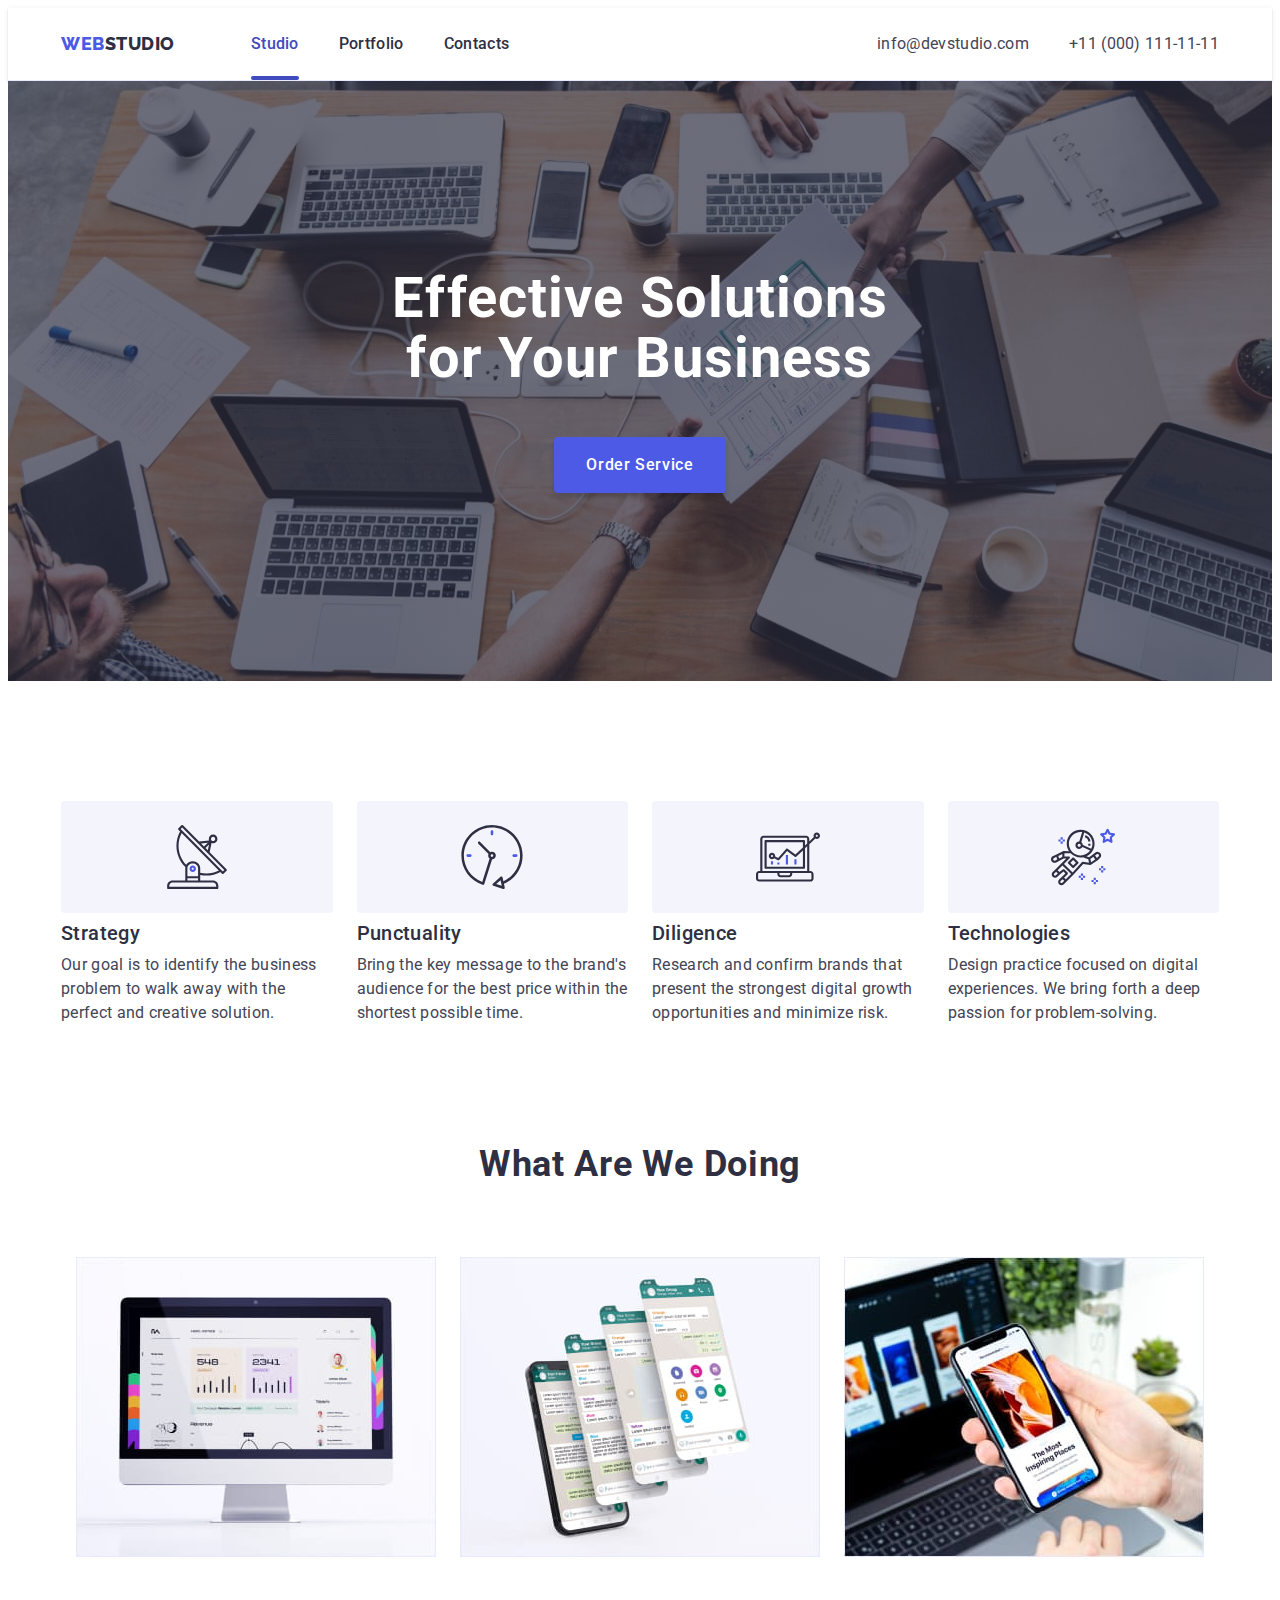
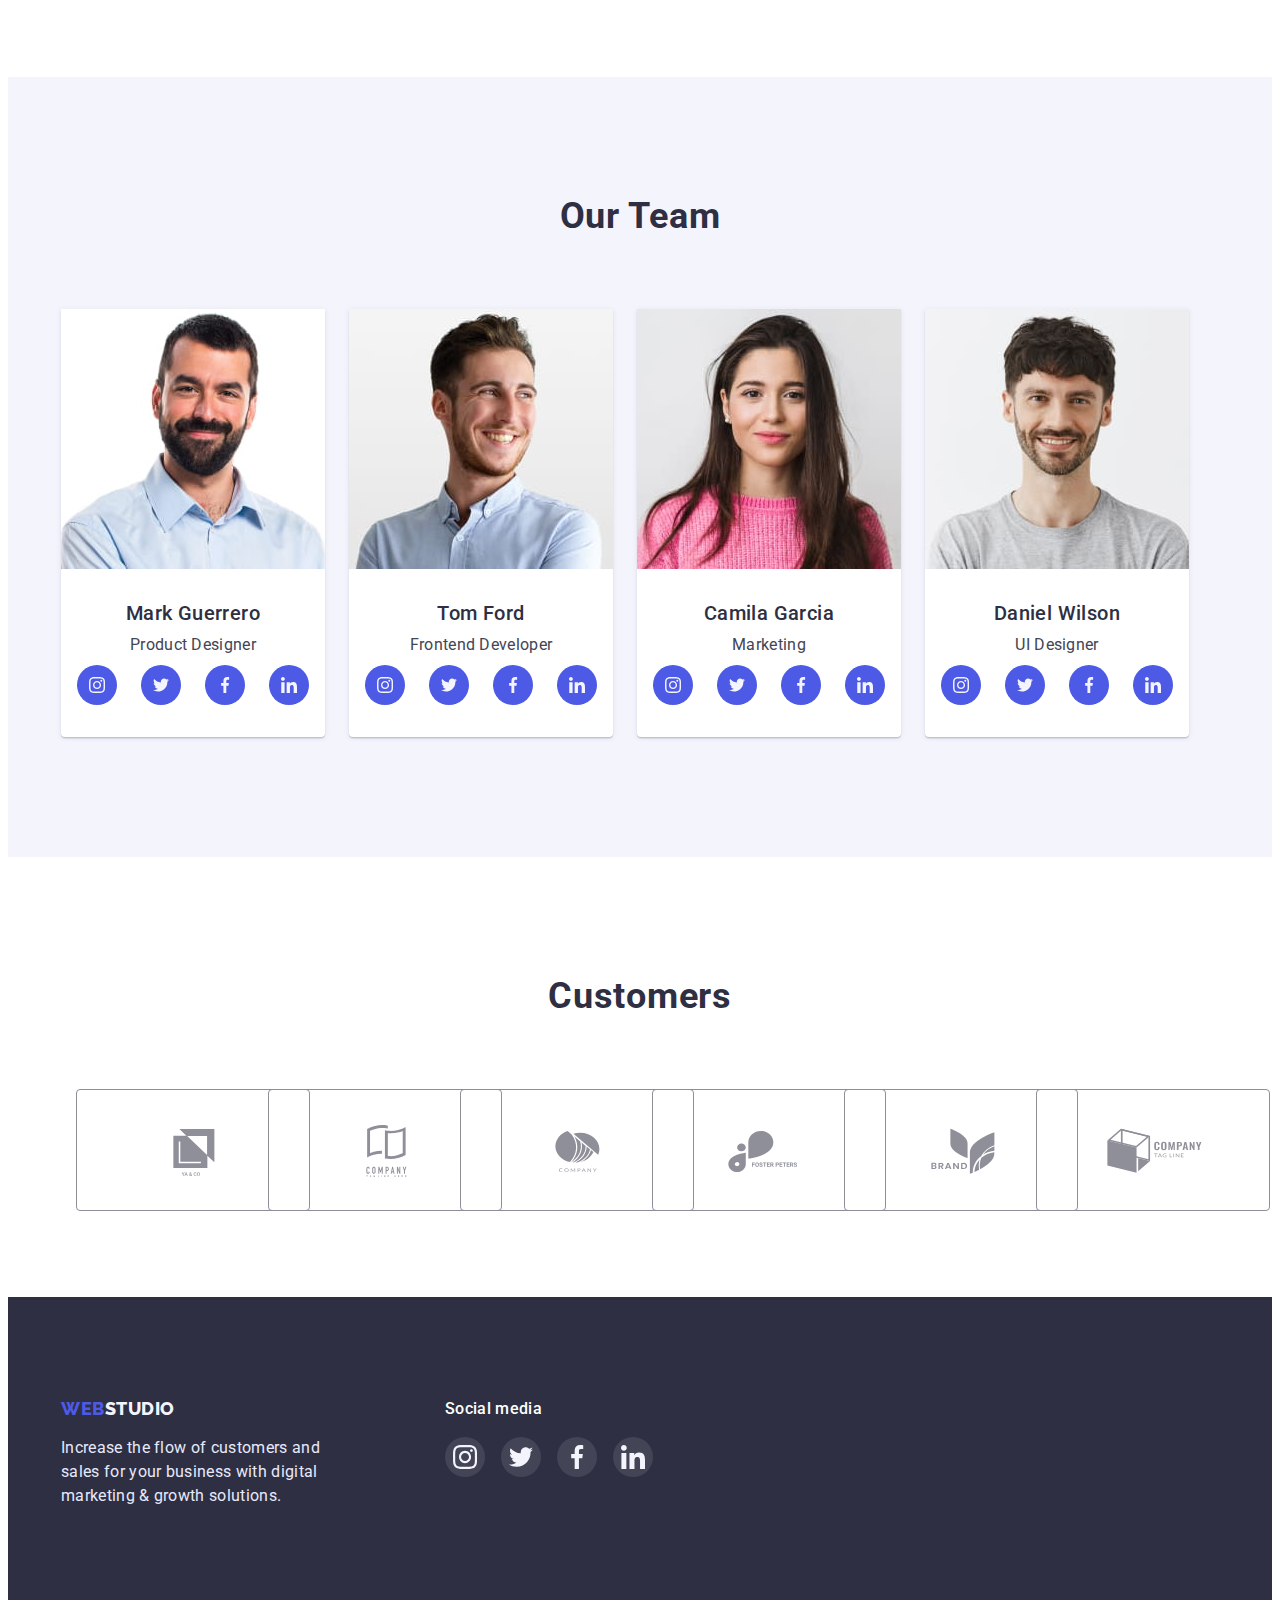
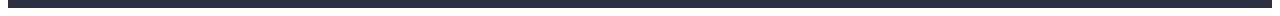
<file: index.html>
<!DOCTYPE html>
<html lang="en">
  <head>
    <meta charset="UTF-8" />
    <meta http-equiv="X-UA-Compatible" content="IE=edge" />
    <meta name="viewport" content="width=device-width, initial-scale=1.0" />
    <link
      rel="stylesheet"
      href="https://cdnjs.cloudflare.com/ajax/libs/modern-normalize/1.1.0/modern-normalize.min.css"
      integrity="sha512-wpPYUAdjBVSE4KJnH1VR1HeZfpl1ub8YT/NKx4PuQ5NmX2tKuGu6U/JRp5y+Y8XG2tV+wKQpNHVUX03MfMFn9Q=="
      crossorigin="anonymous"
      referrerpolicy="no-referrer"
    />
    <link
      href="https://fonts.googleapis.com/css2?family=Raleway:wght@800&family=Roboto:wght@400;500;700;900&display=swap"
      rel="stylesheet"
    />
    <link rel="stylesheet" href="./css/styles.css" />
    <title>Webstudio</title>
  </head>
  <body>
    <!--Header-->
    <header class="header-main">
      <div class="container menu-container">
        <nav class="navigation">
          <a class="logo" href="./index.html"
            ><span class="web">Web</span>Studio</a
          >
          <ul class="navigation-list">
            <li><a class="nav current" href="./index.html">Studio</a></li>
            <li>
              <a class="nav" href="./portfolio.html">Portfolio</a>
            </li>
            <li><a class="nav" href="">Contacts</a></li>
          </ul>
        </nav>
        <address class="address">
          <ul class="address-list">
            <li>
              <a class="add email" href="mailto:info@devstudio.com"
                >info@devstudio.com</a
              >
            </li>
            <li>
              <a class="add" href="tel:+110001111111">+11 (000) 111-11-11</a>
            </li>
          </ul>
        </address>
      </div>
    </header>
    <main>
      <!--Name-->
      <section class="header-bg">
        <div class="container">
          <h1 class="header">Effective Solutions for Your Business</h1>
          <button class="button-order" type="button" data-modal-open>
            Order Service
          </button>
        </div>
      </section>
      <!--Advantages-->
      <section class="advantages">
        <div class="container hero-container">
          <h2 class="header-second visually-hidden">Advantages</h2>
          <ul class="advantages-list">
            <li class="adv-item">
              <div class="adv-icon">
                <svg width="64" height="64">
                  <use href="./images/symbol-defs.svg#antenna"></use>
                </svg>
              </div>
              <h3 class="head">Strategy</h3>
              <p class="text">
                Our goal is to identify the business problem to walk away with
                the perfect and creative solution.
              </p>
            </li>
            <li class="adv-item">
              <div class="adv-icon">
                <svg width="64" height="64">
                  <use href="./images/symbol-defs.svg#clock"></use>
                </svg>
              </div>
              <h3 class="head">Punctuality</h3>
              <p class="text">
                Bring the key message to the brand's audience for the best price
                within the shortest possible time.
              </p>
            </li>
            <li class="adv-item">
              <div class="adv-icon">
                <svg width="64" height="64">
                  <use href="./images/symbol-defs.svg#diagram"></use>
                </svg>
              </div>
              <h3 class="head">Diligence</h3>
              <p class="text">
                Research and confirm brands that present the strongest digital
                growth opportunities and minimize risk.
              </p>
            </li>
            <li class="adv-item">
              <div class="adv-icon">
                <svg width="64" height="64">
                  <use href="./images/symbol-defs.svg#astronaut"></use>
                </svg>
              </div>
              <h3 class="head">Technologies</h3>
              <p class="text">
                Design practice focused on digital experiences. We bring forth a
                deep passion for problem-solving.
              </p>
            </li>
          </ul>
        </div>
      </section>
      <!--What are we doing-->
      <section class="projects">
        <div class="container">
          <h2 class="header-second">What Are We Doing</h2>
          <ul class="projects-list">
            <li>
              <img
                src="./images/rectangle-1.jpg"
                alt="Computer"
                width="360"
                height="300"
              />
            </li>
            <li>
              <img
                src="./images/rectangle-2.jpg"
                alt="Phone"
                width="360"
                height="300"
              />
            </li>
            <li>
              <img
                src="./images/rectangle-3.jpg"
                alt="Computer and phone"
                width="360"
                height="300"
              />
            </li>
          </ul>
        </div>
      </section>
      <!--Team-->
      <section class="team">
        <div class="container container-our-team">
          <h2 class="header-second">Our Team</h2>
          <ul class="team-list">
            <li class="team-member">
              <img
                class="img-member"
                src="./images/mark-guerrero.jpg"
                alt="Mark's photo"
                width="264"
              />
              <div class="container-team">
                <h3 class="head head-team">Mark Guerrero</h3>
                <p class="text text-team">Product Designer</p>
                <ul class="team-social-list">
                  <li class="team-social-item">
                    <a class="team-social-link" href="">
                      <svg class="team-social-icon" width="16" height="16">
                        <use href="./images/symbol-defs.svg#instagram"></use>
                      </svg>
                    </a>
                  </li>
                  <li class="team-social-item">
                    <a class="team-social-link" href="">
                      <svg class="team-social-icon" width="16" height="16">
                        <use href="./images/symbol-defs.svg#twitter"></use>
                      </svg>
                    </a>
                  </li>
                  <li class="team-social-item">
                    <a class="team-social-link" href="">
                      <svg class="team-social-icon" width="16" height="16">
                        <use href="./images/symbol-defs.svg#facebook"></use>
                      </svg>
                    </a>
                  </li>
                  <li class="team-social-item">
                    <a class="team-social-link" href="">
                      <svg class="team-social-icon" width="16" height="16">
                        <use href="./images/symbol-defs.svg#linkedin"></use>
                      </svg>
                    </a>
                  </li>
                </ul>
              </div>
            </li>
            <li class="team-member">
              <img
                class="img-member"
                src="./images/tom-ford.jpg"
                alt="Tom's photo"
                width="264"
              />
              <div class="container-team">
                <h3 class="head head-team">Tom Ford</h3>
                <p class="text text-team">Frontend Developer</p>
                <ul class="team-social-list">
                  <li class="team-social-item">
                    <a class="team-social-link" href="">
                      <svg class="team-social-icon" width="16" height="16">
                        <use href="./images/symbol-defs.svg#instagram"></use>
                      </svg>
                    </a>
                  </li>
                  <li class="team-social-item">
                    <a class="team-social-link" href="">
                      <svg class="team-social-icon" width="16" height="16">
                        <use href="./images/symbol-defs.svg#twitter"></use>
                      </svg>
                    </a>
                  </li>
                  <li class="team-social-item">
                    <a class="team-social-link" href="">
                      <svg class="team-social-icon" width="16" height="16">
                        <use href="./images/symbol-defs.svg#facebook"></use>
                      </svg>
                    </a>
                  </li>
                  <li class="team-social-item">
                    <a class="team-social-link" href="">
                      <svg class="team-social-icon" width="16" height="16">
                        <use href="./images/symbol-defs.svg#linkedin"></use>
                      </svg>
                    </a>
                  </li>
                </ul>
              </div>
            </li>
            <li class="team-member">
              <img
                class="img-member"
                src="./images/camila-garcia.jpg"
                alt="Camila's photo"
                width="264"
              />
              <div class="container-team">
                <h3 class="head head-team">Camila Garcia</h3>
                <p class="text text-team">Marketing</p>
                <ul class="team-social-list">
                  <li class="team-social-item">
                    <a class="team-social-link" href="">
                      <svg class="team-social-icon" width="16" height="16">
                        <use href="./images/symbol-defs.svg#instagram"></use>
                      </svg>
                    </a>
                  </li>
                  <li class="team-social-item">
                    <a class="team-social-link" href="">
                      <svg class="team-social-icon" width="16" height="16">
                        <use href="./images/symbol-defs.svg#twitter"></use>
                      </svg>
                    </a>
                  </li>
                  <li class="team-social-item">
                    <a class="team-social-link" href="">
                      <svg class="team-social-icon" width="16" height="16">
                        <use href="./images/symbol-defs.svg#facebook"></use>
                      </svg>
                    </a>
                  </li>
                  <li class="team-social-item">
                    <a class="team-social-link" href="">
                      <svg class="team-social-icon" width="16" height="16">
                        <use href="./images/symbol-defs.svg#linkedin"></use>
                      </svg>
                    </a>
                  </li>
                </ul>
              </div>
            </li>
            <li class="team-member">
              <img
                class="img-member"
                src="./images/daniel-wilson.jpg"
                alt="Daniel's photo"
                width="264"
              />
              <div class="container-team">
                <h3 class="head head-team">Daniel Wilson</h3>
                <p class="text text-team">UI Designer</p>
                <ul class="team-social-list">
                  <li class="team-social-item">
                    <a class="team-social-link" href="">
                      <svg class="team-social-icon" width="16" height="16">
                        <use href="./images/symbol-defs.svg#instagram"></use>
                      </svg>
                    </a>
                  </li>
                  <li class="team-social-item">
                    <a class="team-social-link" href="">
                      <svg class="team-social-icon" width="16" height="16">
                        <use href="./images/symbol-defs.svg#twitter"></use>
                      </svg>
                    </a>
                  </li>
                  <li class="team-social-item">
                    <a class="team-social-link" href="">
                      <svg class="team-social-icon" width="16" height="16">
                        <use href="./images/symbol-defs.svg#facebook"></use>
                      </svg>
                    </a>
                  </li>
                  <li class="team-social-item">
                    <a class="team-social-link" href="">
                      <svg class="team-social-icon" width="16" height="16">
                        <use href="./images/symbol-defs.svg#linkedin"></use>
                      </svg>
                    </a>
                  </li>
                </ul>
              </div>
            </li>
          </ul>
        </div>
      </section>
      <!--Customers-->
      <section class="customers">
        <div class="container container-customers">
          <h2 class="header-second">Customers</h2>
          <ul class="customers-list">
            <li class="customers-item">
              <a class="customers-link" href="">
                <svg class="customers-icon">
                  <use href="./images/symbol-defs.svg#logo-1"></use>
                </svg>
              </a>
            </li>
            <li class="customers-item">
              <a class="customers-link" href="">
                <svg class="customers-icon">
                  <use href="./images/symbol-defs.svg#logo-2"></use>
                </svg>
              </a>
            </li>
            <li class="customers-item">
              <a class="customers-link" href="">
                <svg class="customers-icon">
                  <use href="./images/symbol-defs.svg#logo-3"></use>
                </svg>
              </a>
            </li>
            <li class="customers-item">
              <a class="customers-link" href="">
                <svg class="customers-icon">
                  <use href="./images/symbol-defs.svg#logo-4"></use>
                </svg>
              </a>
            </li>
            <li class="customers-item">
              <a class="customers-link" href="">
                <svg class="customers-icon">
                  <use href="./images/symbol-defs.svg#logo-5"></use>
                </svg>
              </a>
            </li>
            <li class="customers-item">
              <a class="customers-link" href="">
                <svg class="customers-icon">
                  <use href="./images/symbol-defs.svg#logo-6"></use>
                </svg>
              </a>
            </li>
          </ul>
        </div>
      </section>
    </main>
    <!--Footer-->
    <footer class="footer">
      <div class="container container-footer">
        <div class="container-footer-first">
          <a href="./index.html" class="logo-footer"
            ><span class="web">Web</span>Studio</a
          >
          <p class="text-footer">
            Increase the flow of customers and sales for your business with
            digital marketing &amp; growth solutions.
          </p>
        </div>
        <div class="container-social-footer">
          <p class="text-social-footer">Social media</p>
          <ul class="footer-social-list">
            <li class="footer-social-item">
              <a class="footer-social-link" href="">
                <svg class="footer-social-icon" width="24" height="24">
                  <use href="./images/symbol-defs.svg#instagram"></use>
                </svg>
              </a>
            </li>
            <li class="footer-social-item">
              <a class="footer-social-link" href="">
                <svg class="footer-social-icon" width="24" height="24">
                  <use href="./images/symbol-defs.svg#twitter"></use>
                </svg>
              </a>
            </li>
            <li class="footer-social-item">
              <a class="footer-social-link" href="">
                <svg class="footer-social-icon" width="24" height="24">
                  <use href="./images/symbol-defs.svg#facebook"></use>
                </svg>
              </a>
            </li>
            <li class="footer-social-item">
              <a class="footer-social-link" href="">
                <svg class="footer-social-icon" width="24" height="24">
                  <use href="./images/symbol-defs.svg#linkedin"></use>
                </svg>
              </a>
            </li>
          </ul>
        </div>
      </div>
    </footer>
    <div data-modal class="backdrop is-hidden">
      <div class="modal">
        <button type="button" class="button-close" data-modal-close>
          <svg class="icon-close">
            <use href="./images/symbol-defs.svg#icon-modal-button-close"></use>
          </svg>
        </button>
      </div>
    </div>
    <script src="./js/modal.js"></script>
  </body>
</html>
</file>
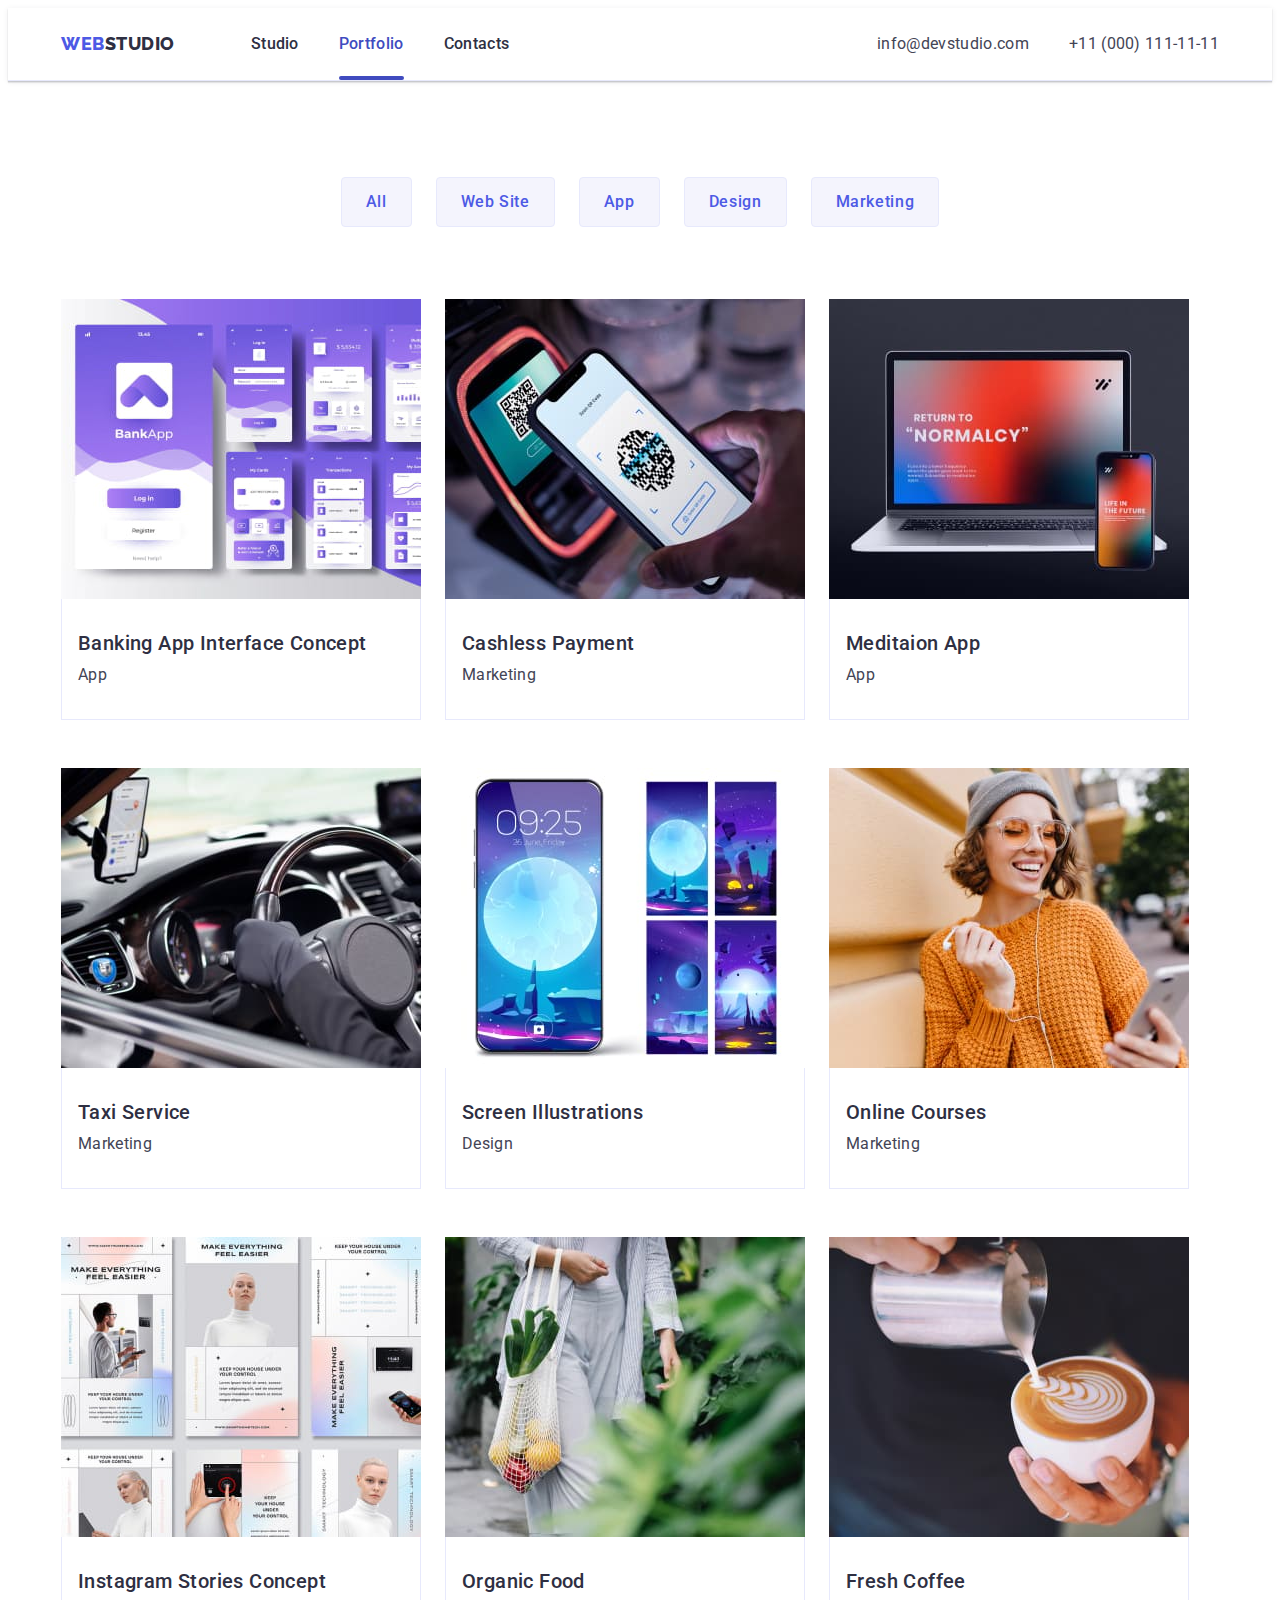
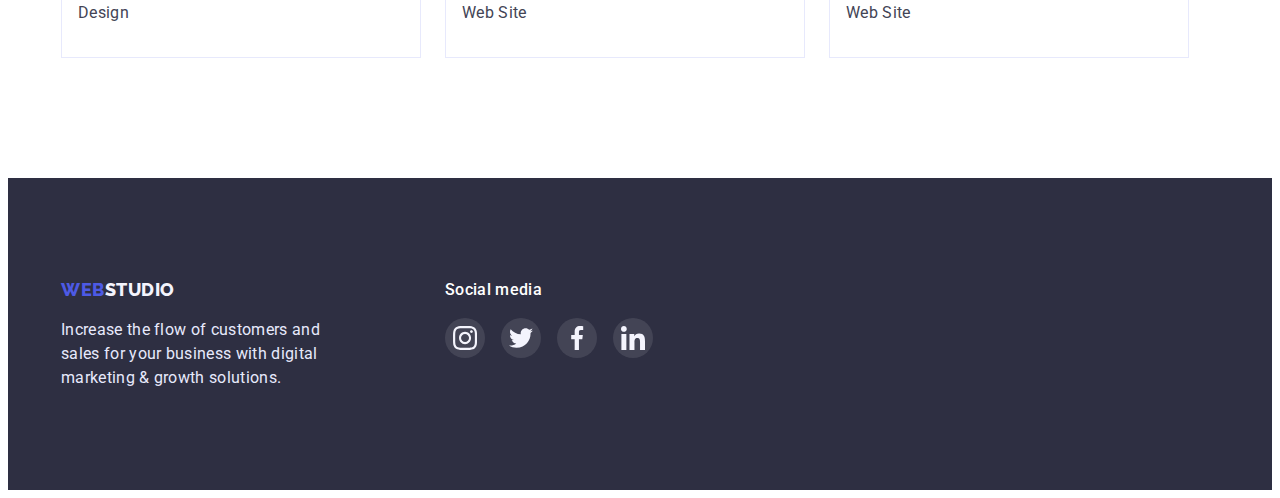
<file: portfolio.html>
<!DOCTYPE html>
<html lang="en">
  <head>
    <meta charset="UTF-8" />
    <meta http-equiv="X-UA-Compatible" content="IE=edge" />
    <meta name="viewport" content="width=device-width, initial-scale=1.0" />
    <link
      rel="stylesheet"
      href="https://cdnjs.cloudflare.com/ajax/libs/modern-normalize/1.1.0/modern-normalize.min.css"
      integrity="sha512-wpPYUAdjBVSE4KJnH1VR1HeZfpl1ub8YT/NKx4PuQ5NmX2tKuGu6U/JRp5y+Y8XG2tV+wKQpNHVUX03MfMFn9Q=="
      crossorigin="anonymous"
      referrerpolicy="no-referrer"
    />
    <link
      href="https://fonts.googleapis.com/css2?family=Raleway:wght@800&family=Roboto:wght@400;500;700;900&display=swap"
      rel="stylesheet"
    />
    <link rel="stylesheet" href="./css/styles.css" />
    <title>Portfolio</title>
  </head>
  <body>
    <!--Header-->
    <header class="header-main">
      <div class="container menu-container">
        <nav class="navigation">
          <a class="logo" href="./index.html"
            ><span class="web">Web</span>Studio</a
          >
          <ul class="navigation-list">
            <li><a class="nav" href="./index.html">Studio</a></li>
            <li>
              <a class="nav current" href="./portfolio.html">Portfolio</a>
            </li>
            <li><a class="nav" href="">Contacts</a></li>
          </ul>
        </nav>
        <address class="address">
          <ul class="address-list">
            <li>
              <a class="add email" href="mailto:info@devstudio.com"
                >info@devstudio.com</a
              >
            </li>
            <li>
              <a class="add" href="tel:+110001111111">+11 (000) 111-11-11</a>
            </li>
          </ul>
        </address>
      </div>
    </header>
    <main>
      <!--Buttons-->
      <section class="container-portfolio">
        <div class="container">
          <h1 class="header visually-hidden">Portfolio</h1>
          <ul class="buttons-list">
            <li><button class="button-portfolio" type="button">All</button></li>
            <li>
              <button class="button-portfolio" type="button">Web Site</button>
            </li>
            <li><button class="button-portfolio" type="button">App</button></li>
            <li>
              <button class="button-portfolio" type="button">Design</button>
            </li>
            <li>
              <button class="button-portfolio" type="button">Marketing</button>
            </li>
          </ul>
          <ul class="apps-list">
            <li class="app">
              <a class="link-app" href="">
                <div class="app-overlay">
                  <img
                    src="./images/banking-app.jpg"
                    alt="Banking App"
                    width="360"
                  />
                  <p class="app-text-overlay">
                    14 Stylish and User-Friendly App Design Concepts · Task
                    Manager App · Calorie Tracker App · Exotic Fruit Ecommerce
                    App · Cloud Storage App
                  </p>
                </div>
                <div class="container-app">
                  <h2 class="head">Banking App Interface Concept</h2>
                  <p class="text">App</p>
                </div>
              </a>
            </li>
            <li class="app">
              <a class="link-app" href="">
                <div class="app-overlay">
                  <img
                    src="./images/cashless-payment.jpg"
                    alt="Cashless Payment"
                    width="360"
                  />
                  <p class="app-text-overlay">
                    14 Stylish and User-Friendly App Design Concepts · Task
                    Manager App · Calorie Tracker App · Exotic Fruit Ecommerce
                    App · Cloud Storage App
                  </p>
                </div>
                <div class="container-app">
                  <h2 class="head">Cashless Payment</h2>
                  <p class="text">Marketing</p>
                </div>
              </a>
            </li>
            <li class="app">
              <a class="link-app" href="">
                <div class="app-overlay">
                  <img
                    src="./images/meditaion-app.jpg"
                    alt="Laptop"
                    width="360"
                  />
                  <p class="app-text-overlay">
                    14 Stylish and User-Friendly App Design Concepts · Task
                    Manager App · Calorie Tracker App · Exotic Fruit Ecommerce
                    App · Cloud Storage App
                  </p>
                </div>
                <div class="container-app">
                  <h2 class="head">Meditaion App</h2>
                  <p class="text">App</p>
                </div>
              </a>
            </li>
            <li class="app">
              <a class="link-app" href="">
                <div class="app-overlay">
                  <img
                    src="./images/taxi-service.jpg"
                    alt="Car from the inside"
                    width="360"
                  />
                  <p class="app-text-overlay">
                    14 Stylish and User-Friendly App Design Concepts · Task
                    Manager App · Calorie Tracker App · Exotic Fruit Ecommerce
                    App · Cloud Storage App
                  </p>
                </div>
                <div class="container-app">
                  <h2 class="head">Taxi Service</h2>
                  <p class="text">Marketing</p>
                </div>
              </a>
            </li>
            <li class="app">
              <a class="link-app" href="">
                <div class="app-overlay">
                  <img
                    src="./images/screen-illustrations.jpg"
                    alt="Phone"
                    width="360"
                  />
                  <p class="app-text-overlay">
                    14 Stylish and User-Friendly App Design Concepts · Task
                    Manager App · Calorie Tracker App · Exotic Fruit Ecommerce
                    App · Cloud Storage App
                  </p>
                </div>
                <div class="container-app">
                  <h2 class="head">Screen Illustrations</h2>
                  <p class="text">Design</p>
                </div>
              </a>
            </li>
            <li class="app">
              <a class="link-app" href="">
                <div class="app-overlay">
                  <img
                    src="./images/online-courses.jpg"
                    alt="Happy woman"
                    width="360"
                  />
                  <p class="app-text-overlay">
                    14 Stylish and User-Friendly App Design Concepts · Task
                    Manager App · Calorie Tracker App · Exotic Fruit Ecommerce
                    App · Cloud Storage App
                  </p>
                </div>
                <div class="container-app">
                  <h2 class="head">Online Courses</h2>
                  <p class="text">Marketing</p>
                </div>
              </a>
            </li>
            <li class="app">
              <a class="link-app" href="">
                <div class="app-overlay">
                  <img
                    src="./images/inststories-concept.jpg"
                    alt="Collage"
                    width="360"
                  />
                  <p class="app-text-overlay">
                    14 Stylish and User-Friendly App Design Concepts · Task
                    Manager App · Calorie Tracker App · Exotic Fruit Ecommerce
                    App · Cloud Storage App
                  </p>
                </div>
                <div class="container-app">
                  <h2 class="head">Instagram Stories Concept</h2>
                  <p class="text">Design</p>
                </div>
              </a>
            </li>
            <li class="app">
              <a class="link-app" href="">
                <div class="app-overlay">
                  <img
                    src="./images/organic-food.jpg"
                    alt="Fruits"
                    width="360"
                  />
                  <p class="app-text-overlay">
                    14 Stylish and User-Friendly App Design Concepts · Task
                    Manager App · Calorie Tracker App · Exotic Fruit Ecommerce
                    App · Cloud Storage App
                  </p>
                </div>
                <div class="container-app">
                  <h2 class="head">Organic Food</h2>
                  <p class="text">Web Site</p>
                </div>
              </a>
            </li>
            <li class="app">
              <a class="link-app" href="">
                <div class="app-overlay">
                  <img src="./images/coffee.jpg" alt="Coffee" width="360" />
                  <p class="app-text-overlay">
                    14 Stylish and User-Friendly App Design Concepts · Task
                    Manager App · Calorie Tracker App · Exotic Fruit Ecommerce
                    App · Cloud Storage App
                  </p>
                </div>
                <div class="container-app">
                  <h2 class="head">Fresh Coffee</h2>
                  <p class="text">Web Site</p>
                </div>
              </a>
            </li>
          </ul>
        </div>
      </section>
    </main>
    <!--Footer-->
    <footer class="footer">
      <div class="container container-footer">
        <div class="container-footer-first">
          <a href="./index.html" class="logo-footer"
            ><span class="web">Web</span>Studio</a
          >
          <p class="text-footer">
            Increase the flow of customers and sales for your business with
            digital marketing &amp; growth solutions.
          </p>
        </div>
        <div class="container-social-footer">
          <p class="text-social-footer">Social media</p>
          <ul class="footer-social-list">
            <li class="footer-social-item">
              <a class="footer-social-link" href="">
                <svg class="footer-social-icon" width="24" height="24">
                  <use href="./images/symbol-defs.svg#instagram"></use>
                </svg>
              </a>
            </li>
            <li class="footer-social-item">
              <a class="footer-social-link" href="">
                <svg class="footer-social-icon" width="24" height="24">
                  <use href="./images/symbol-defs.svg#twitter"></use>
                </svg>
              </a>
            </li>
            <li class="footer-social-item">
              <a class="footer-social-link" href="">
                <svg class="footer-social-icon" width="24" height="24">
                  <use href="./images/symbol-defs.svg#facebook"></use>
                </svg>
              </a>
            </li>
            <li class="footer-social-item">
              <a class="footer-social-link" href="">
                <svg class="footer-social-icon" width="24" height="24">
                  <use href="./images/symbol-defs.svg#linkedin"></use>
                </svg>
              </a>
            </li>
          </ul>
        </div>
      </div>
    </footer>
  </body>
</html>
</file>
<file: css/styles.css>
:root {
  --brand-color: #4d5ae5;
  --dark-color: #2e2f42;
  --body-text-color: #434455;
  --litemode-color: #f4f4fd;
  --accent-color: #e7e9fc;
  --white-color: #ffffff;
  --button-hover-color: #404bbf;
}

h1,
h2,
h3,
h4,
h5,
h6,
p {
  margin: 0;
}

ul {
  margin: 0;
  padding: 0;
}

img {
  display: block;
  width: 100%;
}

body {
  font-family: "Roboto", sans-serif;
  color: var(--dark-color);
  background: var(--white-color);
}

.visually-hidden {
  position: absolute;
  top: -150%;
  z-index: -100;
  width: 0;
  height: 0;
  opacity: 0;
  visibility: hidden;
  user-select: none;
  pointer-events: none;
  cursor: none;
  margin: 0;
  padding: 0;
  overflow: hidden;
  border: none;
  outline: none;
  white-space: nowrap;
}

/*---------Remove list markers---------*/

.navigation-list,
.address-list,
.advantages-list,
.projects-list,
.team-list,
.buttons-list,
.apps-list,
.team-social-list,
.customers-list,
.footer-social-list {
  list-style-type: none;
}

/*-----------------Lists-----------------*/

.team-list {
  display: flex;
  gap: 24px;
}

.buttons-list {
  display: flex;
  margin-bottom: 72px;
  justify-content: center;
  gap: 24px;
}

.advantages-list {
  display: flex;
  align-items: center;
  gap: 24px;
}

.advantages {
  padding-top: 120px;
  padding-bottom: 120px;
}

.apps-list {
  display: flex;
  flex-wrap: wrap;
  row-gap: 48px;
  column-gap: 24px;
}

/*-----------------Logo-----------------*/

.logo {
  font-family: "Raleway", sans-serif;
  text-transform: uppercase;
  text-decoration: none;
  font-weight: 800;
  font-size: 18px;
  color: var(--dark-color);
  line-height: 1.33;
  letter-spacing: 0.03em;
  margin-right: 76px;
}

.logo .web,
.logo-footer .web {
  color: var(--brand-color);
}

.logo-footer {
  font-family: "Raleway", sans-serif;
  text-transform: uppercase;
  text-decoration: none;
  font-weight: 800;
  font-size: 18px;
  color: var(--litemode-color);
  line-height: 1.3125;
  letter-spacing: 0.03em;
  display: inline-block;
  margin-bottom: 16px;
}

/*---------------Navigation---------------*/

.nav {
  text-decoration: none;
  font-weight: 500;
  color: var(--dark-color);
  line-height: 1.5;
  letter-spacing: 0.02em;
  position: relative;
  transition: color 250ms cubic-bezier(0.4, 0, 0.2, 1);
}

.nav:hover,
.nav:focus {
  color: var(--button-hover-color);
}

.current::after {
  content: "";
  background: var(--button-hover-color);
  border-radius: 2px;
  height: 4px;
  width: 100%;
  position: absolute;
  bottom: -27px;
  left: 0;
}
.current {
  color: var(--button-hover-color);
}

.navigation {
  display: flex;
  padding: 24px 0;
  align-items: center;
}

.navigation-list {
  display: flex;
  gap: 40px;
}

/*-----------------Address-----------------*/
.address {
  font-style: normal;
  padding: 24px 0;
}

.add {
  text-decoration: none;
  color: var(--body-text-color);
  line-height: 1.5;
  letter-spacing: 0.02em;
}

.email:hover,
.email:focus {
  color: var(--button-hover-color);
}

.email {
  transition: color 250ms cubic-bezier(0.4, 0, 0.2, 1);
}
.address-list {
  display: flex;
  gap: 40px;
}

/*-----------------Headers-----------------*/

.header {
  font-size: 56px;
  color: var(--white-color);
  text-align: center;
  margin-left: auto;
  margin-right: auto;
  line-height: 1.07;
  letter-spacing: 0.02em;
  margin-bottom: 48px;
  width: 496px;
}

.header-second {
  font-size: 36px;
  color: var(--dark-color);
  line-height: 1.11;
  text-align: center;
  letter-spacing: 0.02em;
  margin-bottom: 72px;
}

.head {
  font-weight: 500;
  font-size: 20px;
  color: var(--dark-color);
  line-height: 1.2;
  letter-spacing: 0.02em;
  margin-bottom: 8px;
}

.head-team,
.text-team {
  text-align: center;
}

.header-main {
  border-bottom: 1px solid var(--accent-color);
  box-shadow: 0px 2px 1px rgba(46, 47, 66, 0.08),
    0px 1px 1px rgba(46, 47, 66, 0.16), 0px 1px 6px rgba(46, 47, 66, 0.08);
}

/*-----------------Text-----------------*/

.text {
  color: var(--body-text-color);
  line-height: 1.5;
  letter-spacing: 0.02em;
}

.text-footer {
  color: var(--accent-color);
  line-height: 1.5;
  letter-spacing: 0.02em;
  width: 264px;
}

.text-social-footer {
  font-weight: 500;
  color: var(--white-color);
  line-height: 1.5;
  letter-spacing: 0.02em;
  margin-bottom: 16px;
}

.projects-list,
.customers-list {
  gap: 24px;
  display: flex;
  justify-content: center;
}

.projects {
  padding-bottom: 120px;
}

.img-item {
  min-width: 360px;
}

/*--------------Backgrounds--------------*/
.team {
  background-color: var(--litemode-color);
}

.team-member {
  background: var(--white-color);
  box-shadow: 0px 1px 6px rgba(46, 47, 66, 0.08),
    0px 1px 1px rgba(46, 47, 66, 0.16), 0px 2px 1px rgba(46, 47, 66, 0.08);
  border-radius: 0px 0px 4px 4px;
  min-width: 264px;
}
.header-bg {
  padding: 188px 0;
  background-image: linear-gradient(
      rgba(46, 47, 66, 0.7),
      rgba(46, 47, 66, 0.7)
    ),
    url(../images/bg-hero.jpg);
  background-repeat: no-repeat;
  background-size: cover;
  max-width: 1440px;
  margin: 0 auto;
}

.footer {
  background: var(--dark-color);
}

/*----------------Buttons----------------*/

.button-portfolio {
  background: var(--litemode-color);
  border: 1px solid var(--accent-color);
  border-radius: 4px;
  font-weight: 500;
  font-size: 16px;
  cursor: pointer;
  color: var(--brand-color);
  line-height: 1.5;
  letter-spacing: 0.04em;
  font-family: inherit;
  padding: 12px 24px;
  transition: background 250ms cubic-bezier(0.4, 0, 0.2, 1),
    color 250ms cubic-bezier(0.4, 0, 0.2, 1),
    border-color 250ms cubic-bezier(0.4, 0, 0.2, 1),
    box-shadow 250ms cubic-bezier(0.4, 0, 0.2, 1);
}

.button-portfolio:hover,
.button-portfolio:focus {
  background: var(--button-hover-color);
  color: var(--white-color);
  border-color: transparent;
  box-shadow: 0px 3px 1px rgba(0, 0, 0, 0.1), 0px 2px 1px rgba(0, 0, 0, 0.08),
    0px 2px 2px rgba(0, 0, 0, 0.12);
}

.button-order {
  color: var(--white-color);
  background: var(--brand-color);
  box-shadow: 0px 4px 4px rgba(0, 0, 0, 0.15);
  font-size: 16px;
  font-weight: 500;
  border-radius: 4px;
  border: none;
  cursor: pointer;
  line-height: 1.5;
  letter-spacing: 0.04em;
  font-family: inherit;
  padding: 16px 32px;
  display: block;
  margin-left: auto;
  margin-right: auto;
  transition: background 250ms cubic-bezier(0.4, 0, 0.2, 1);
}

.button-order:hover,
.button-order:focus {
  background: var(--button-hover-color);
}

/*----------------Containers----------------*/

.container {
  width: 1158px;
  margin: 0 auto;
  padding-left: 15px;
  padding-right: 15px;
}

.menu-container {
  display: flex;
  justify-content: space-between;
}

.container-portfolio {
  display: flex;
  justify-content: center;
  flex-direction: column;
  padding-top: 96px;
  padding-bottom: 120px;
  padding-left: 0;
  padding-right: 0;
}

.team {
  padding-top: 120px;
  padding-bottom: 120px;
}

.footer {
  padding-top: 100px;
  padding-bottom: 100px;
}

.container-team {
  padding: 32px 16px;
}

.container-app {
  border-bottom: 1px solid var(--accent-color);
  border-left: 1px solid var(--accent-color);
  border-right: 1px solid var(--accent-color);
  padding: 32px 16px;
}

.adv-item {
  flex-basis: calc((100% - 72px) / 4);
}

.app {
  min-width: 360px;
}

.link-app {
  text-decoration: none;
  display: block;
  transition: box-shadow 250ms cubic-bezier(0.4, 0, 0.2, 1);
}

.link-app:hover,
.link-app:focus {
  box-shadow: 0px 1px 6px rgba(46, 47, 66, 0.08),
    0px 1px 1px rgba(46, 47, 66, 0.16), 0px 2px 1px rgba(46, 47, 66, 0.08);
}

.team-social-list {
  display: flex;
  gap: 24px;
  margin-top: 8px;
}

.team-social-item {
  width: 40px;
  height: 40px;
}

.team-social-link {
  display: flex;
  justify-content: center;
  align-items: center;
  width: 100%;
  height: 100%;
  border-radius: 50%;
  background-color: var(--brand-color);
  transition: background 250ms cubic-bezier(0.4, 0, 0.2, 1);
}

.footer-social-item {
  width: 40px;
  height: 40px;
}

.footer-social-list {
  display: flex;
  gap: 16px;
}

.footer-social-link {
  display: flex;
  justify-content: center;
  align-items: center;
  width: 100%;
  height: 100%;
  border-radius: 50%;
  background: rgba(255, 255, 255, 0.1);
  transition: background 250ms cubic-bezier(0.4, 0, 0.2, 1);
}

.footer-social-link:hover,
.footer-social-link:focus {
  background-color: #31d0aa;
}

.container-footer {
  display: flex;
}

.container-footer-first {
  margin-right: 120px;
}

.adv-icon {
  display: flex;
  background-color: var(--litemode-color);
  border-radius: 4px;
  height: 112px;
  align-items: center;
  margin-bottom: 8px;
  justify-content: center;
}

.customers-icon {
  width: 104px;
  height: 56px;
}

.customers-link {
  display: flex;
  align-items: center;
  justify-content: center;
  padding: 16px 32px;
  color: #8e8f99;
  border: 1px solid #8e8f99;
  border-radius: 4px;
  height: 100%;
  width: 100%;
  transition: color 250ms cubic-bezier(0.4, 0, 0.2, 1);
}

.customers-item {
  width: 168px;
  height: 88px;
}

.customers {
  padding-top: 120px;
  padding-bottom: 120px;
}

.customers-icon {
  fill: currentColor;
}

.team-social-link:hover,
.team-social-link:focus {
  background-color: var(--button-hover-color);
}

.customers-link:hover,
.customers-link:focus {
  color: var(--button-hover-color);
  border-color: var(--button-hover-color);
}

.app-overlay {
  position: relative;
  overflow: hidden;
}

.app-text-overlay {
  position: absolute;
  background: var(--brand-color);
  color: var(--litemode-color);
  left: 0;
  top: 0;
  height: 100%;
  padding: 40px 32px;
  transform: translateY(100%);
  transition: transform 250ms cubic-bezier(0.4, 0, 0.2, 1);
}

.app:hover .app-text-overlay,
.app:focus .app-text-overlay {
  transform: translateY(0);
}

.button-close {
  background-color: #e7e9fc;
  display: flex;
  justify-content: center;
  align-items: center;
  height: 100%;
  border-radius: 50%;
}

.icon-close {
  height: 8px;
  width: 8px;
}

.backdrop {
  width: 100%;
  height: 100%;
  background: rgba(46, 47, 66, 0.4);
  position: fixed;
  top: 0;
  left: 0;
  transition-duration: 250ms;
  transition-timing-function: cubic-bezier(0.4, 0, 0.2, 1);
}

.modal {
  width: 408px;
  min-height: 576px;
  background: #fcfcfc;
  box-shadow: 0px 1px 1px rgba(0, 0, 0, 0.14), 0px 1px 3px rgba(0, 0, 0, 0.12),
    0px 2px 1px rgba(0, 0, 0, 0.2);
  border-radius: 4px;
  position: absolute;
  padding: 24px;
  top: 50%;
  left: 50%;
  transform: translate(-50%, -50%) scale(1);
  transition: transform 250ms cubic-bezier(0.4, 0, 0.2, 1);
}

.button-close {
  display: flex;
  justify-content: center;
  align-items: center;
  margin-left: auto;
  padding: 8px 8px;
  background: #e7e9fc;
  border: 1px solid rgba(0, 0, 0, 0.1);
  transition: background 250ms cubic-bezier(0.4, 0, 0.2, 1);
}

.is-hidden {
  opacity: 0;
  visibility: hidden;
  pointer-events: none;
}

.button-close:hover,
.button-close:focus {
  background-color: var(--button-hover-color);
  fill: white;
  border: none;
  cursor: pointer;
}

.backdrop.is-hidden .modal {
  transform: translate(-50%, -50%) scale(0);
}
</file>
